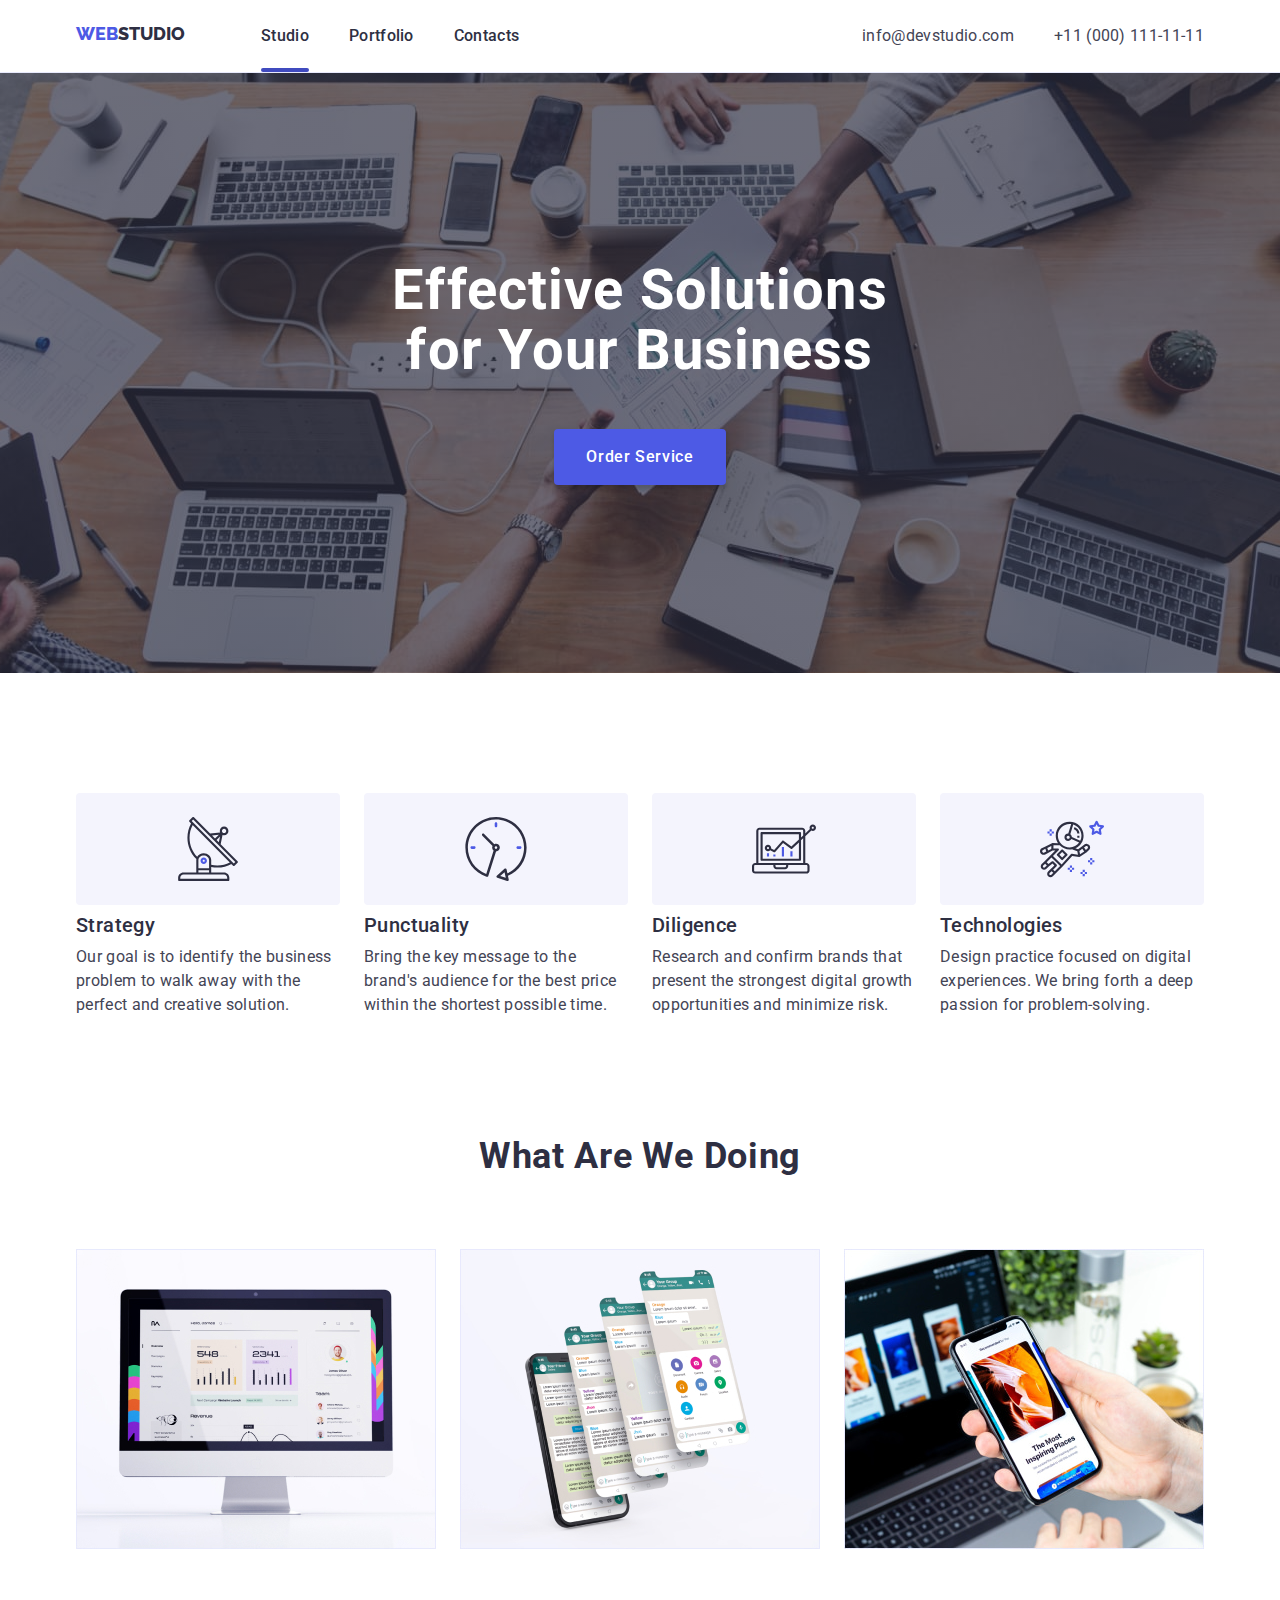
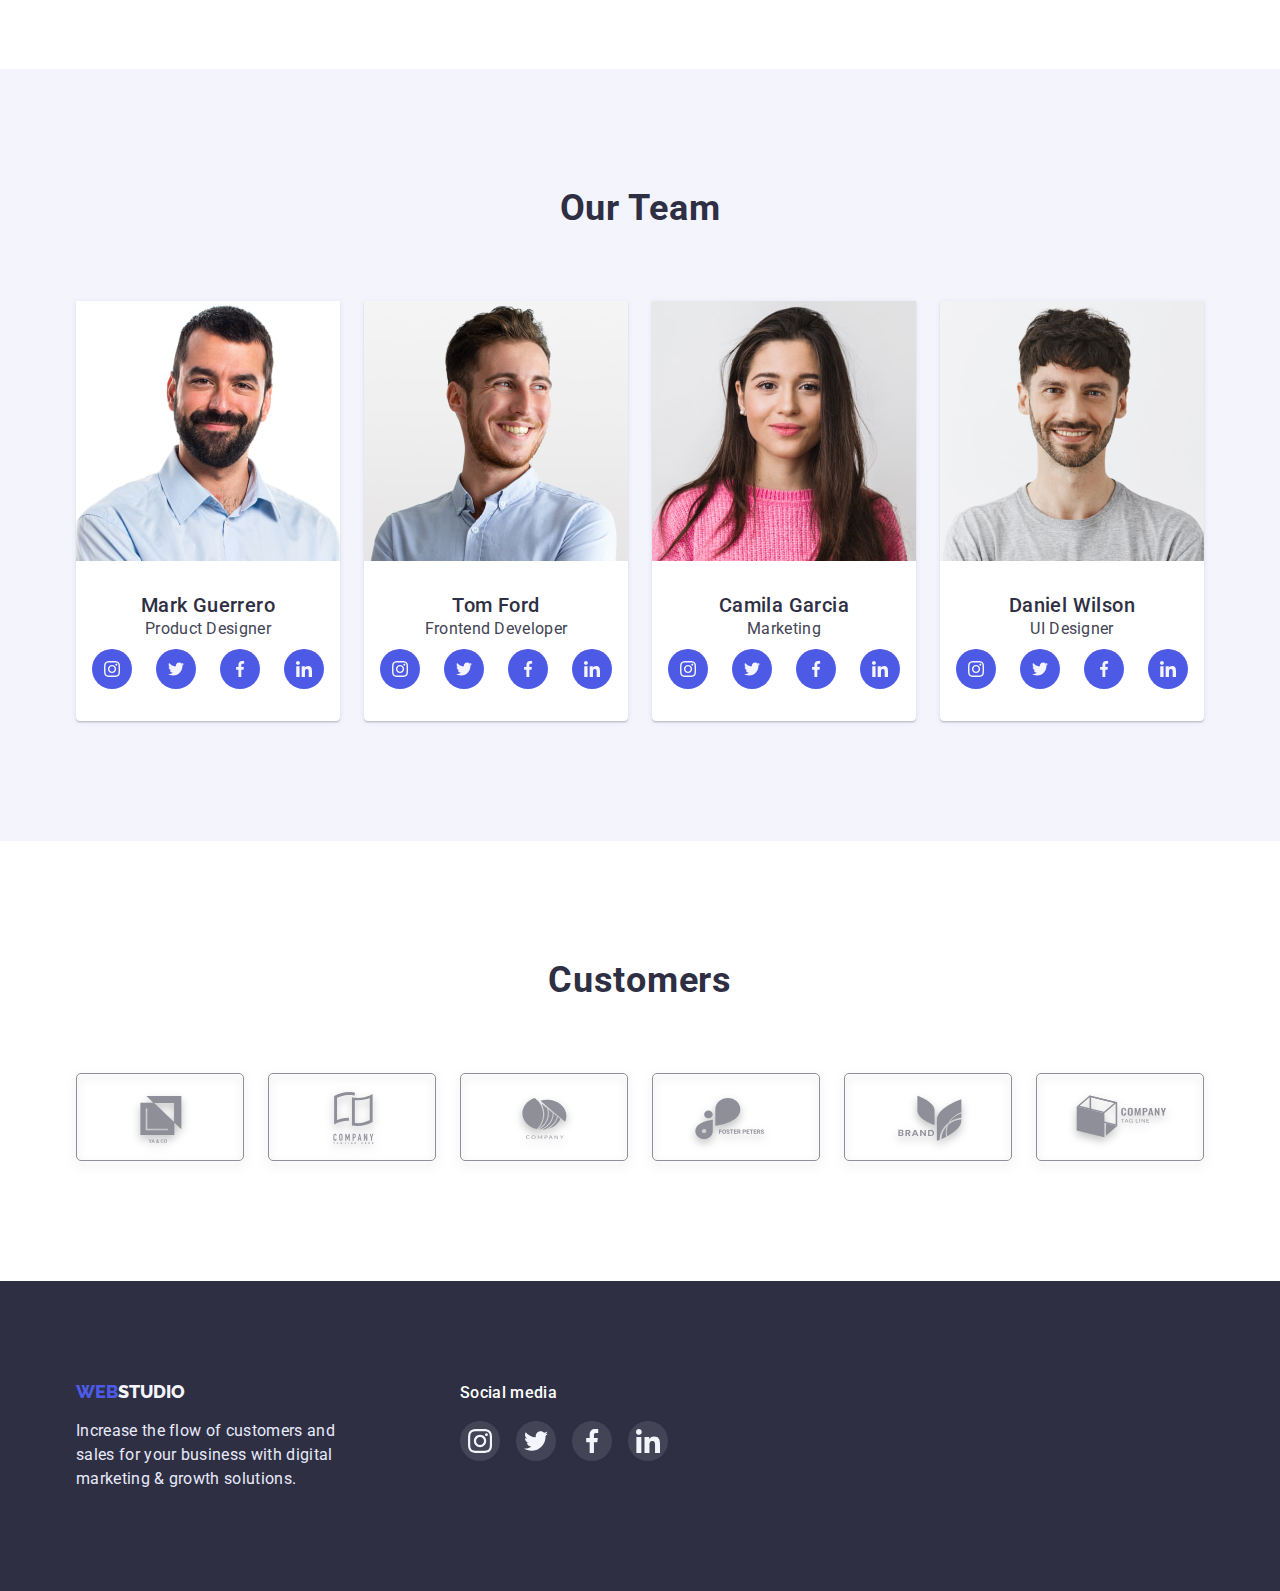
<file: index.html>
<!DOCTYPE html>
<html lang="en">
  <head>
    <title>WebStudio</title>
    <meta charset="UTF-8" />
    <link rel="preconnect" href="https://fonts.googleapis.com" />
    <link rel="preconnect" href="https://fonts.gstatic.com" crossorigin />
    <link
      href="https://fonts.googleapis.com/css2?family=Raleway:wght@800&family=Roboto:wght@400;500;700;900&display=swap"
      rel="stylesheet"
    />
    <link
      rel="stylesheet"
      href="https://cdn.jsdelivr.net/npm/modern-normalize@1.1.0/modern-normalize.min.css"
    />
    <link rel="stylesheet" href="./css/styles.css" />
  </head>
  <body>
    <!-- HEADER -->
    <header class="page-header">
      <div class="container page-header-container">
        <nav class="page-nav">
          <a class="logo link" href="./index.html"
            >Web<span class="logo-studio-dark">Studio</span></a
          >
          <ul class="menu">
            <li class="menu-item">
              <a class="menu-link current-link link" href="./index.html"
                >Studio</a
              >
            </li>
            <li class="menu-item">
              <a class="menu-link link" href="./portfolio.html">Portfolio</a>
            </li>
            <li class="menu-item">
              <a class="menu-link link" href="./contacts.html">Contacts</a>
            </li>
          </ul>
        </nav>
        <address class="page-address">
          <ul class="contacts">
            <li class="contacts-item">
              <a class="contact-link link" href="mailto:info@devstudio.com"
                >info@devstudio.com</a
              >
            </li>
            <li class="contacts-item">
              <a class="contact-link phone-link link" href="tel:+110001111111"
                >+11 (000) 111-11-11</a
              >
            </li>
          </ul>
        </address>
      </div>
    </header>
    <main>
      <!-- HERO -->
      <section class="hero">
        <div class="container">
          <div class="hero-container">
            <h1 class="hero-title">Effective Solutions for Your Business</h1>
            <button class="hero-button" type="button" data-modal-open>
              Order Service
            </button>
          </div>
        </div>
      </section>
      <!-- ADVANTAGES -->
      <section class="section-advantages section">
        <div class="container">
          <h2 class="section-title visually-hidden">advantages</h2>
          <ul class="advantages-list">
            <li class="advantages-list-item">
              <div class="advantages-icon-container">
                <svg class="advantages-icon" width="64" height="64">
                  <use href="./images/icons.svg#icon-antenna"></use>
                </svg>
              </div>
              <h3 class="title-text advantages-title">Strategy</h3>
              <p class="title-description">
                Our goal is to identify the business problem to walk away with
                the perfect and creative solution.
              </p>
            </li>
            <li class="advantages-list-item">
              <div class="advantages-icon-container">
                <svg class="advantages-icon" width="64" height="64">
                  <use href="./images/icons.svg#icon-clock"></use>
                </svg>
              </div>
              <h3 class="title-text advantages-title">Punctuality</h3>
              <p class="title-description">
                Bring the key message to the brand's audience for the best price
                within the shortest possible time.
              </p>
            </li>
            <li class="advantages-list-item">
              <div class="advantages-icon-container">
                <svg class="advantages-icon" width="64" height="64">
                  <use href="./images/icons.svg#icon-diagram"></use>
                </svg>
              </div>
              <h3 class="title-text advantages-title">Diligence</h3>
              <p class="title-description">
                Research and confirm brands that present the strongest digital
                growth opportunities and minimize risk.
              </p>
            </li>
            <li class="advantages-list-item">
              <div class="advantages-icon-container">
                <svg class="advantages-icon" width="64" height="64">
                  <use href="./images/icons.svg#icon-astronaut"></use>
                </svg>
              </div>
              <h3 class="title-text advantages-title">Technologies</h3>
              <p class="title-description">
                Design practice focused on digital experiences. We bring forth a
                deep passion for problem-solving.
              </p>
            </li>
          </ul>
        </div>
      </section>
      <!-- ACTIVITY -->
      <section class="section-activity">
        <div class="container">
          <h2 class="section-title">What are we doing</h2>
          <ul class="activity-list">
            <li class="activity-list-item">
              <img
                class="activity-image"
                src="./images/img1.jpg"
                alt="computer monitor"
                width="360"
              />
            </li>
            <li class="activity-list-item">
              <img
                class="activity-image"
                src="./images/img2.jpg"
                alt="phone screens"
                width="360"
              />
            </li>
            <li class="activity-list-item">
              <img
                class="activity-image"
                src="./images/img3.jpg"
                alt="phone in hand"
                width="360"
              />
            </li>
          </ul>
        </div>
      </section>
      <!-- TEAM -->
      <section class="section-team section">
        <div class="container">
          <h2 class="section-title">Our Team</h2>
          <ul class="team-list list">
            <li class="team-list-item">
              <img
                class="team-employee"
                src="./images/img4.jpg"
                alt="man"
                width="264"
              />
              <div class="team-member-description">
                <h3 class="title-text employee-name">Mark Guerrero</h3>
                <p class="title-description employee-proffesion">
                  Product Designer
                </p>
                <ul class="social-list-employee list">
                  <li class="social-list-employee-item">
                    <a
                      class="social-list-employee-link"
                      href="www.instagram.com"
                      aria-label="link for instagram"
                      target="_blank"
                      rel="noopener noreferrer"
                      ><svg class="social-icon-employee" width="16" height="16">
                        <use
                          href="./images/icons.svg#icon-instagram"
                        ></use></svg
                    ></a>
                  </li>
                  <li class="social-list-employee-item">
                    <a
                      class="social-list-employee-link"
                      href="www.twitter.com"
                      aria-label="link for twitter"
                      target="_blank"
                      rel="noopener noreferrer"
                      ><svg class="social-icon-employee" width="16" height="16">
                        <use href="./images/icons.svg#icon-twitter"></use></svg
                    ></a>
                  </li>
                  <li class="social-list-employee-item">
                    <a
                      class="social-list-employee-link"
                      href="www.facebook.com"
                      aria-label="link for facebook"
                      target="_blank"
                      rel="noopener noreferrer"
                      ><svg class="social-icon-employee" width="16" height="16">
                        <use href="./images/icons.svg#icon-facebook"></use></svg
                    ></a>
                  </li>
                  <li class="social-list-employee-item">
                    <a
                      class="social-list-employee-link"
                      href="https://www.linkedin.com/"
                      aria-label="link for linkedin"
                      target="_blank"
                      rel="noopener noreferrer"
                      ><svg class="social-icon-employee" width="16" height="16">
                        <use href="./images/icons.svg#icon-linkedin"></use></svg
                    ></a>
                  </li>
                </ul>
              </div>
            </li>
            <li class="team-list-item">
              <img
                class="team-employee"
                src="./images/img5.jpg"
                alt="man"
                width="264"
              />
              <div class="team-member-description">
                <h3 class="title-text employee-name">Tom Ford</h3>
                <p class="title-description employee-proffesion">
                  Frontend Developer
                </p>
                <ul class="social-list-employee list">
                  <li class="social-list-employee-item">
                    <a
                      class="social-list-employee-link"
                      href="www.instagram.com"
                      aria-label="link for instagram"
                      target="_blank"
                      rel="noopener noreferrer"
                      ><svg class="social-icon-employee" width="16" height="16">
                        <use
                          href="./images/icons.svg#icon-instagram"
                        ></use></svg
                    ></a>
                  </li>
                  <li class="social-list-employee-item">
                    <a
                      class="social-list-employee-link"
                      href="www.twitter.com"
                      aria-label="link for twitter"
                      target="_blank"
                      rel="noopener noreferrer"
                      ><svg class="social-icon-employee" width="16" height="16">
                        <use href="./images/icons.svg#icon-twitter"></use></svg
                    ></a>
                  </li>
                  <li class="social-list-employee-item">
                    <a
                      class="social-list-employee-link"
                      href="www.facebook.com"
                      aria-label="link for facebook"
                      target="_blank"
                      rel="noopener noreferrer"
                      ><svg class="social-icon-employee" width="16" height="16">
                        <use href="./images/icons.svg#icon-facebook"></use></svg
                    ></a>
                  </li>
                  <li class="social-list-employee-item">
                    <a
                      class="social-list-employee-link"
                      href="https://www.linkedin.com/"
                      aria-label="link for linkedin"
                      target="_blank"
                      rel="noopener noreferrer"
                      ><svg class="social-icon-employee" width="16" height="16">
                        <use href="./images/icons.svg#icon-linkedin"></use></svg
                    ></a>
                  </li>
                </ul>
              </div>
            </li>
            <li class="team-list-item">
              <img
                class="team-employee"
                src="./images/img6.jpg"
                alt="girl"
                width="264"
              />
              <div class="team-member-description">
                <h3 class="title-text employee-name">Camila Garcia</h3>
                <p class="title-description employee-proffesion">Marketing</p>
                <ul class="social-list-employee list">
                  <li class="social-list-employee-item">
                    <a
                      class="social-list-employee-link"
                      href="www.instagram.com"
                      aria-label="link for instagram"
                      target="_blank"
                      rel="noopener noreferrer"
                      ><svg class="social-icon-employee" width="16" height="16">
                        <use
                          href="./images/icons.svg#icon-instagram"
                        ></use></svg
                    ></a>
                  </li>
                  <li class="social-list-employee-item">
                    <a
                      class="social-list-employee-link"
                      href="www.twitter.com"
                      aria-label="link for twitter"
                      target="_blank"
                      rel="noopener noreferrer"
                      ><svg class="social-icon-employee" width="16" height="16">
                        <use href="./images/icons.svg#icon-twitter"></use></svg
                    ></a>
                  </li>
                  <li class="social-list-employee-item">
                    <a
                      class="social-list-employee-link"
                      href="www.facebook.com"
                      aria-label="link for facebook"
                      target="_blank"
                      rel="noopener noreferrer"
                      ><svg class="social-icon-employee" width="16" height="16">
                        <use href="./images/icons.svg#icon-facebook"></use></svg
                    ></a>
                  </li>
                  <li class="social-list-employee-item">
                    <a
                      class="social-list-employee-link"
                      href="https://www.linkedin.com/"
                      aria-label="link for linkedin"
                      target="_blank"
                      rel="noopener noreferrer"
                      ><svg class="social-icon-employee" width="16" height="16">
                        <use href="./images/icons.svg#icon-linkedin"></use></svg
                    ></a>
                  </li>
                </ul>
              </div>
            </li>
            <li class="team-list-item">
              <img
                class="team-employee"
                src="./images/img7.jpg"
                alt="man"
                width="264"
              />
              <div class="team-member-description">
                <h3 class="title-text employee-name">Daniel Wilson</h3>
                <p class="title-description employee-proffesion">UI Designer</p>
                <ul class="social-list-employee list">
                  <li class="social-list-employee-item">
                    <a
                      class="social-list-employee-link"
                      href="www.instagram.com"
                      aria-label="link for instagram"
                      target="_blank"
                      rel="noopener noreferrer"
                      ><svg class="social-icon-employee" width="16" height="16">
                        <use
                          href="./images/icons.svg#icon-instagram"
                        ></use></svg
                    ></a>
                  </li>
                  <li class="social-list-employee-item">
                    <a
                      class="social-list-employee-link"
                      href="www.twitter.com"
                      aria-label="link for twitter"
                      target="_blank"
                      rel="noopener noreferrer"
                      ><svg class="social-icon-employee" width="16" height="16">
                        <use href="./images/icons.svg#icon-twitter"></use></svg
                    ></a>
                  </li>
                  <li class="social-list-employee-item">
                    <a
                      class="social-list-employee-link"
                      href="www.facebook.com"
                      aria-label="link for facebook"
                      target="_blank"
                      rel="noopener noreferrer"
                      ><svg class="social-icon-employee" width="16" height="16">
                        <use href="./images/icons.svg#icon-facebook"></use></svg
                    ></a>
                  </li>
                  <li class="social-list-employee-item">
                    <a
                      class="social-list-employee-link"
                      href="https://www.linkedin.com/"
                      aria-label="link for linkedin"
                      target="_blank"
                      rel="noopener noreferrer"
                      ><svg class="social-icon-employee" width="16" height="16">
                        <use href="./images/icons.svg#icon-linkedin"></use></svg
                    ></a>
                  </li>
                </ul>
              </div>
            </li>
          </ul>
        </div>
      </section>
      <section class="section">
        <div class="container">
          <h2 class="section-title">Customers</h2>
          <ul class="customers-list">
            <li class="customer-list-item">
              <a
                class="customer-list-link"
                href="https://goit.global/ua/"
                aria-label="link to company"
                target="_blank"
                rel="noopener noreferrer"
                ><svg class="customer-icon" width="104" height="56">
                  <use href="./images/icons.svg#icon-logo-firtst"></use></svg
              ></a>
            </li>
            <li class="customer-list-item">
              <a
                class="customer-list-link"
                href="https://goit.global/ua/"
                aria-label="link to company"
                target="_blank"
                rel="noopener noreferrer"
                ><svg class="customer-icon" width="104" height="56">
                  <use href="./images/icons.svg#icon-logo-second"></use></svg
              ></a>
            </li>
            <li class="customer-list-item">
              <a
                class="customer-list-link"
                href="https://goit.global/ua/"
                aria-label="link to company"
                target="_blank"
                rel="noopener noreferrer"
                ><svg class="customer-icon" width="104" height="56">
                  <use href="./images/icons.svg#icon-logo-third"></use></svg
              ></a>
            </li>
            <li class="customer-list-item">
              <a
                class="customer-list-link"
                href="https://goit.global/ua/"
                aria-label="link to company"
                target="_blank"
                rel="noopener noreferrer"
                ><svg class="customer-icon" width="104" height="56">
                  <use href="./images/icons.svg#icon-logo-fourth"></use></svg
              ></a>
            </li>
            <li class="customer-list-item">
              <a
                class="customer-list-link"
                href="https://goit.global/ua/"
                aria-label="link to company"
                target="_blank"
                rel="noopener noreferrer"
                ><svg class="customer-icon" width="104" height="56">
                  <use href="./images/icons.svg#icon-logo-fifth"></use></svg
              ></a>
            </li>
            <li class="customer-list-item">
              <a
                class="customer-list-link"
                href="https://goit.global/ua/"
                aria-label="link to company"
                target="_blank"
                rel="noopener noreferrer"
                ><svg class="customer-icon" width="104" height="56">
                  <use href="./images/icons.svg#icon-logo-sixth"></use></svg
              ></a>
            </li>
          </ul>
        </div>
      </section>
    </main>
    <!-- FOOTER -->
    <footer class="page-footer">
      <div class="container footer-container-wrapp">
        <div class="footer-container">
          <a class="logo link" href="./index.html"
            >Web<span class="logo-studio-light">Studio</span></a
          >
          <p class="title-description title-description-light">
            Increase the flow of customers and sales for your business with
            digital marketing & growth solutions.
          </p>
        </div>
        <div class="footer-social-container">
          <p class="footer-social-title">Social media</p>
          <ul class="social-list">
            <li class="social-list-item">
              <a
                class="social-list-link"
                href="https://www.instagram.com/"
                aria-label="link for instagram"
                target="_blank"
                rel="noopener noreferrer"
                ><svg class="social-list-icon" width="24" height="24">
                  <use href="./images/icons.svg#icon-instagram"></use></svg
              ></a>
            </li>
            <li class="social-list-item">
              <a
                class="social-list-link"
                href="https://twitter.com/"
                aria-label="link for twitter"
                target="_blank"
                rel="noopener noreferrer"
                ><svg class="social-list-icon" width="24" height="24">
                  <use href="./images/icons.svg#icon-twitter"></use></svg
              ></a>
            </li>
            <li class="social-list-item">
              <a
                class="social-list-link"
                href="https://www.facebook.com/"
                aria-label="link for facebook"
                target="_blank"
                rel="noopener noreferrer"
                ><svg class="social-list-icon" width="24" height="24">
                  <use href="./images/icons.svg#icon-facebook"></use></svg
              ></a>
            </li>
            <li class="social-list-item">
              <a
                class="social-list-link"
                href="https://www.linkedin.com/"
                aria-label="link for linkedin"
                target="_blank"
                rel="noopener noreferrer"
                ><svg class="social-list-icon" width="24" height="24">
                  <use href="./images/icons.svg#icon-linkedin"></use></svg
              ></a>
            </li>
          </ul>
        </div>
      </div>
    </footer>
    <div class="backdrop is-hidden" data-modal>
      <div class="modal">
        <button class="btn-modal-close" type="button" data-modal-close>
          <svg class="modal-close-icon" width="8" height="8">
            <use href="./images/icons.svg#icon-modal-close"></use>
          </svg>
        </button>
        <form class="modal-form">
          <p class="modal-from-title">
            Leave your contacts and we will call you back
          </p>
        </form>
      </div>
    </div>
    <script src="./js/modal.js"></script>
  </body>
</html>
</file>
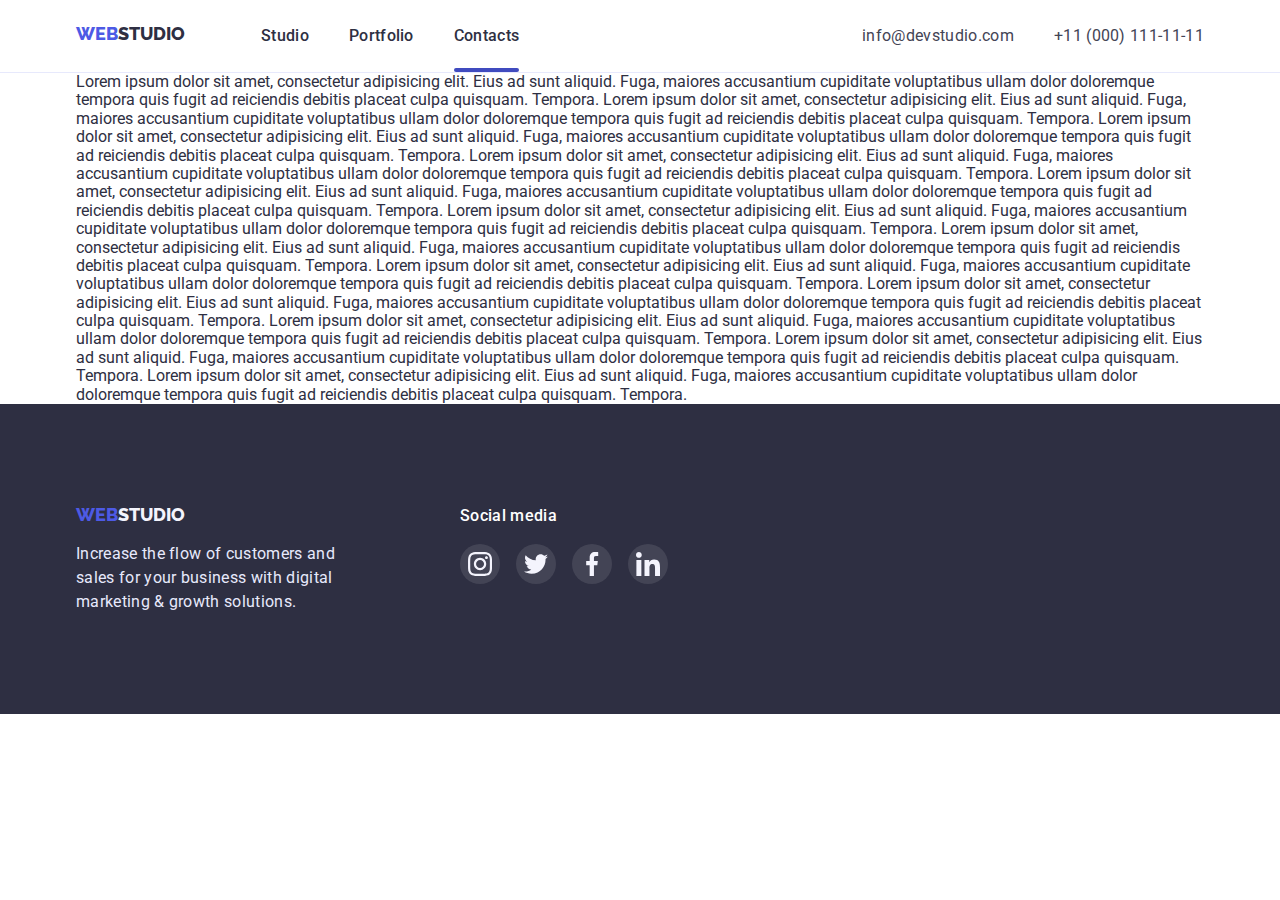
<file: contacts.html>
<!DOCTYPE html>
<html lang="en">
  <head>
    <title>Contacts</title>
    <meta charset="UTF-8" />
    <link rel="preconnect" href="https://fonts.googleapis.com" />
    <link rel="preconnect" href="https://fonts.gstatic.com" crossorigin />
    <link
      href="https://fonts.googleapis.com/css2?family=Raleway:wght@800&family=Roboto:wght@400;500;700;900&display=swap"
      rel="stylesheet"
    />
    <link
      rel="stylesheet"
      href="https://cdn.jsdelivr.net/npm/modern-normalize@1.1.0/modern-normalize.min.css"
    />
    <link rel="stylesheet" href="./css/styles.css" />
  </head>
  <body>
    <!-- HEADER -->
    <header class="page-header">
      <div class="container page-header-container">
        <nav class="page-nav">
          <a class="logo link" href="./index.html"
            >Web<span class="logo-studio-dark">Studio</span></a
          >
          <ul class="menu list">
            <li class="menu-item">
              <a class="menu-link link" href="./index.html">Studio</a>
            </li>
            <li class="menu-item">
              <a class="menu-link link" href="./portfolio.html">Portfolio</a>
            </li>
            <li class="menu-item">
              <a class="menu-link current-link link" href="./contacts.html"
                >Contacts</a
              >
            </li>
          </ul>
        </nav>
        <address class="page-address">
          <ul class="contacts list">
            <li class="contacts-item">
              <a class="contact-link link" href="mailto:info@devstudio.com"
                >info@devstudio.com</a
              >
            </li>
            <li class="contacts-item">
              <a class="contact-link phone-link link" href="tel:+110001111111"
                >+11 (000) 111-11-11</a
              >
            </li>
          </ul>
        </address>
      </div>
    </header>
    <main>
      <div class="container">
        <p>
          Lorem ipsum dolor sit amet, consectetur adipisicing elit. Eius ad sunt
          aliquid. Fuga, maiores accusantium cupiditate voluptatibus ullam dolor
          doloremque tempora quis fugit ad reiciendis debitis placeat culpa
          quisquam. Tempora. Lorem ipsum dolor sit amet, consectetur adipisicing
          elit. Eius ad sunt aliquid. Fuga, maiores accusantium cupiditate
          voluptatibus ullam dolor doloremque tempora quis fugit ad reiciendis
          debitis placeat culpa quisquam. Tempora. Lorem ipsum dolor sit amet,
          consectetur adipisicing elit. Eius ad sunt aliquid. Fuga, maiores
          accusantium cupiditate voluptatibus ullam dolor doloremque tempora
          quis fugit ad reiciendis debitis placeat culpa quisquam. Tempora.
          Lorem ipsum dolor sit amet, consectetur adipisicing elit. Eius ad sunt
          aliquid. Fuga, maiores accusantium cupiditate voluptatibus ullam dolor
          doloremque tempora quis fugit ad reiciendis debitis placeat culpa
          quisquam. Tempora. Lorem ipsum dolor sit amet, consectetur adipisicing
          elit. Eius ad sunt aliquid. Fuga, maiores accusantium cupiditate
          voluptatibus ullam dolor doloremque tempora quis fugit ad reiciendis
          debitis placeat culpa quisquam. Tempora. Lorem ipsum dolor sit amet,
          consectetur adipisicing elit. Eius ad sunt aliquid. Fuga, maiores
          accusantium cupiditate voluptatibus ullam dolor doloremque tempora
          quis fugit ad reiciendis debitis placeat culpa quisquam. Tempora.
          Lorem ipsum dolor sit amet, consectetur adipisicing elit. Eius ad sunt
          aliquid. Fuga, maiores accusantium cupiditate voluptatibus ullam dolor
          doloremque tempora quis fugit ad reiciendis debitis placeat culpa
          quisquam. Tempora. Lorem ipsum dolor sit amet, consectetur adipisicing
          elit. Eius ad sunt aliquid. Fuga, maiores accusantium cupiditate
          voluptatibus ullam dolor doloremque tempora quis fugit ad reiciendis
          debitis placeat culpa quisquam. Tempora. Lorem ipsum dolor sit amet,
          consectetur adipisicing elit. Eius ad sunt aliquid. Fuga, maiores
          accusantium cupiditate voluptatibus ullam dolor doloremque tempora
          quis fugit ad reiciendis debitis placeat culpa quisquam. Tempora.
          Lorem ipsum dolor sit amet, consectetur adipisicing elit. Eius ad sunt
          aliquid. Fuga, maiores accusantium cupiditate voluptatibus ullam dolor
          doloremque tempora quis fugit ad reiciendis debitis placeat culpa
          quisquam. Tempora. Lorem ipsum dolor sit amet, consectetur adipisicing
          elit. Eius ad sunt aliquid. Fuga, maiores accusantium cupiditate
          voluptatibus ullam dolor doloremque tempora quis fugit ad reiciendis
          debitis placeat culpa quisquam. Tempora. Lorem ipsum dolor sit amet,
          consectetur adipisicing elit. Eius ad sunt aliquid. Fuga, maiores
          accusantium cupiditate voluptatibus ullam dolor doloremque tempora
          quis fugit ad reiciendis debitis placeat culpa quisquam. Tempora.
        </p>
      </div>
    </main>
    <footer class="page-footer">
      <div class="container footer-container-wrapp">
        <div class="footer-container">
          <a class="logo link" href="./index.html"
            >Web<span class="logo-studio-light">Studio</span></a
          >
          <p class="title-description title-description-light">
            Increase the flow of customers and sales for your business with
            digital marketing & growth solutions.
          </p>
        </div>
        <div class="footer-social-container">
          <p class="footer-social-title">Social media</p>
          <ul class="social-list list">
            <li class="social-list-item">
              <a
                class="social-list-link"
                href="https://www.instagram.com/"
                aria-label="link for instagram"
                target="_blank"
                rel="noopener noreferrer"
                ><svg class="social-list-icon" width="24" height="24">
                  <use href="./images/icons.svg#icon-instagram"></use></svg
              ></a>
            </li>
            <li class="social-list-item">
              <a
                class="social-list-link"
                href="https://twitter.com/"
                aria-label="link for twitter"
                target="_blank"
                rel="noopener noreferrer"
                ><svg class="social-list-icon" width="24" height="24">
                  <use href="./images/icons.svg#icon-twitter"></use></svg
              ></a>
            </li>
            <li class="social-list-item">
              <a
                class="social-list-link"
                href="https://www.facebook.com/"
                aria-label="link for facebook"
                target="_blank"
                rel="noopener noreferrer"
                ><svg class="social-list-icon" width="24" height="24">
                  <use href="./images/icons.svg#icon-facebook"></use></svg
              ></a>
            </li>
            <li class="social-list-item">
              <a
                class="social-list-link"
                href="https://www.linkedin.com/"
                aria-label="link for linkedin"
                target="_blank"
                rel="noopener noreferrer"
                ><svg class="social-list-icon" width="24" height="24">
                  <use href="./images/icons.svg#icon-linkedin"></use></svg
              ></a>
            </li>
          </ul>
        </div>
      </div>
    </footer>
  </body>
</html>
</file>
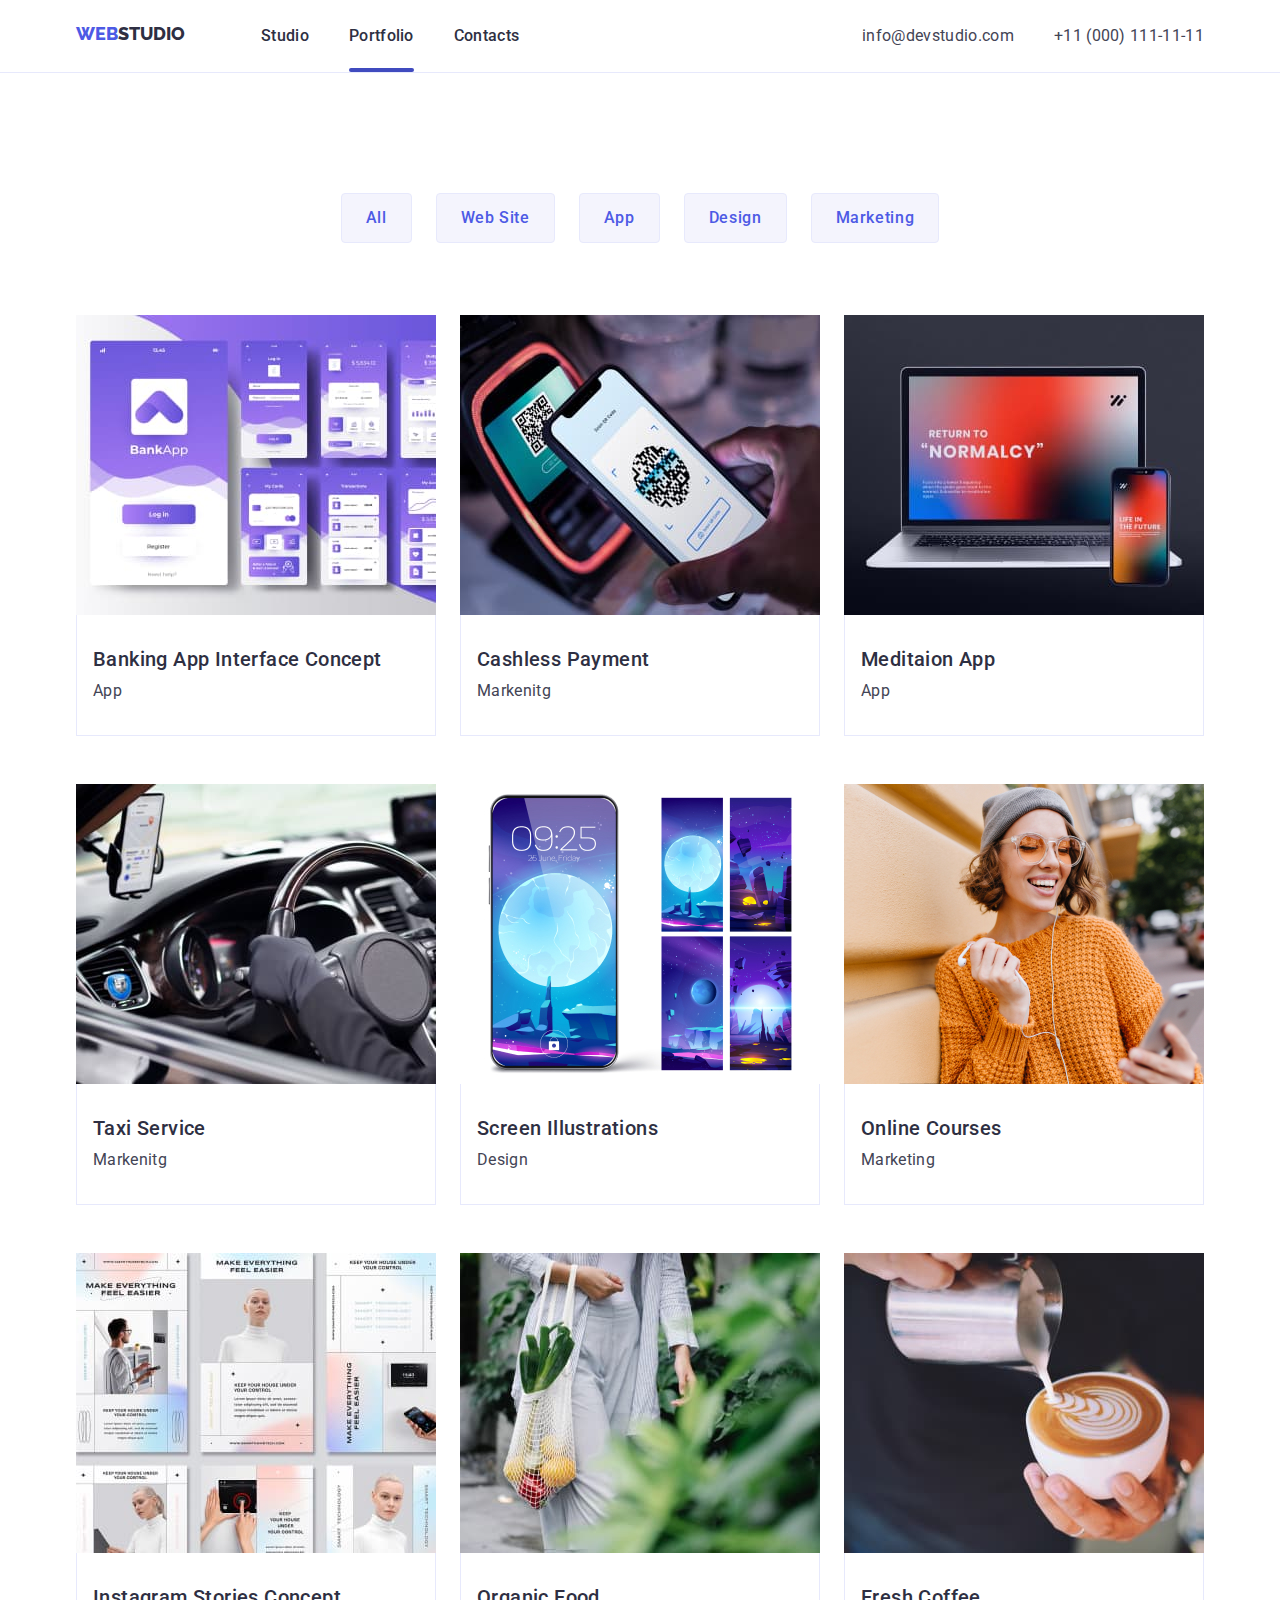
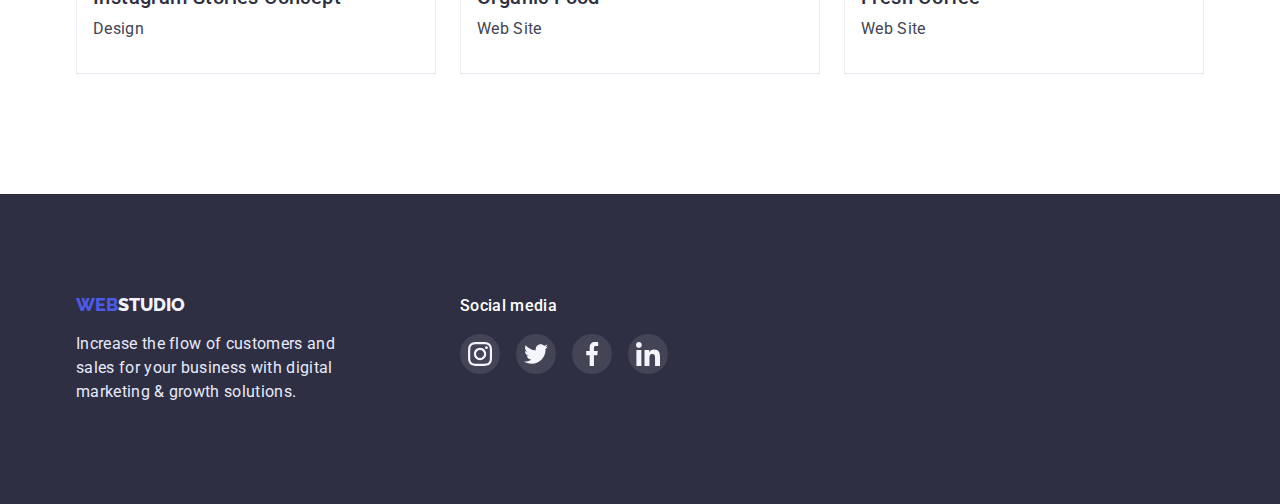
<file: portfolio.html>
<!DOCTYPE html>
<html lang="en">
  <head>
    <meta charset="UTF-8" />
    <meta http-equiv="X-UA-Compatible" content="IE=edge" />
    <meta name="viewport" content="width=device-width, initial-scale=1.0" />
    <title>Portfolio</title>
    <link rel="preconnect" href="https://fonts.googleapis.com" />
    <link rel="preconnect" href="https://fonts.gstatic.com" crossorigin />
    <link
      href="https://fonts.googleapis.com/css2?family=Raleway:wght@800&family=Roboto:wght@400;500;700;900&display=swap"
      rel="stylesheet"
    />
    <link
      rel="stylesheet"
      href="https://cdn.jsdelivr.net/npm/modern-normalize@1.1.0/modern-normalize.min.css"
    />
    <link rel="stylesheet" href="./css/styles.css" />
  </head>
  <body>
    <!-- HEADER -->
    <header class="page-header">
      <div class="container page-header-container">
        <nav class="page-nav">
          <a class="logo link" href="./index.html"
            >Web<span class="logo-studio-dark">Studio</span></a
          >
          <ul class="menu">
            <li class="menu-item">
              <a class="menu-link link" href="./index.html">Studio</a>
            </li>
            <li class="menu-item">
              <a class="menu-link current-link link" href="./portfolio.html"
                >Portfolio</a
              >
            </li>
            <li class="menu-item">
              <a class="menu-link link" href="./contacts.html">Contacts</a>
            </li>
          </ul>
        </nav>
        <address class="page-address">
          <ul class="contacts">
            <li class="contacts-item">
              <a class="contact-link link" href="mailto:info@devstudio.com"
                >info@devstudio.com</a
              >
            </li>
            <li class="contacts-item">
              <a class="contact-link phone-link link" href="tel:+110001111111"
                >+11 (000) 111-11-11</a
              >
            </li>
          </ul>
        </address>
      </div>
    </header>
    <main>
      <!-- FILTER-BUTTONS -->
      <section class="section">
        <h1 class="visually-hidden">Portfolio</h1>
        <div class="container">
          <ul class="filter-buttons-list">
            <li class="filter-buttons-item distance">
              <button class="filter-button" type="button">All</button>
            </li>
            <li class="filter-buttons-item distance">
              <button class="filter-button" type="button">Web Site</button>
            </li>
            <li class="filter-buttons-item distance">
              <button class="filter-button" type="button">App</button>
            </li>
            <li class="filter-buttons-item distance">
              <button class="filter-button" type="button">Design</button>
            </li>
            <li class="filter-buttons-item distance">
              <button class="filter-button" type="button">Marketing</button>
            </li>
          </ul>
          <!-- ===== CARDS ===== -->
          <ul class="portfolio-list">
            <li class="portfolio-list-item">
              <a class="portfolio-link link" href="#">
                <div class="portfolio-list-box">
                  <img
                    class="portfolio-image"
                    src="./images/portfolio/banking-app-interface.jpg"
                    alt="Banking app interface"
                    width="360"
                    height="300"
                  />
                  <p class="portfolio-image-text">
                    14 Stylish and User-Friendly App Design Concepts · Task
                    Manager App · Calorie Tracker App · Exotic Fruit Ecommerce
                    App · Cloud Storage App
                  </p>
                </div>
                <div class="portfolio-card-description">
                  <h3 class="title-text portfolio-name">
                    Banking App Interface Concept
                  </h3>
                  <p class="title-description">App</p>
                </div>
              </a>
            </li>
            <li class="portfolio-list-item">
              <a class="portfolio-link link" href="#">
                <div class="portfolio-list-box">
                  <img
                    class="portfolio-image"
                    src="./images/portfolio/cashless-payment.jpg"
                    alt="Cashless payment"
                    width="360"
                    height="300"
                  />
                  <p class="portfolio-image-text">
                    14 Stylish and User-Friendly App Design Concepts · Task
                    Manager App · Calorie Tracker App · Exotic Fruit Ecommerce
                    App · Cloud Storage App
                  </p>
                </div>
                <div class="portfolio-card-description">
                  <h3 class="title-text portfolio-name">Cashless Payment</h3>
                  <p class="title-description">Markenitg</p>
                </div>
              </a>
            </li>
            <li class="portfolio-list-item">
              <a class="portfolio-link link" href="#">
                <div class="portfolio-list-box">
                  <img
                    class="portfolio-image"
                    src="./images/portfolio/meditation-app.jpg"
                    alt="Meditation app"
                    width="360"
                    height="300"
                  />
                  <p class="portfolio-image-text">
                    14 Stylish and User-Friendly App Design Concepts · Task
                    Manager App · Calorie Tracker App · Exotic Fruit Ecommerce
                    App · Cloud Storage App
                  </p>
                </div>
                <div class="portfolio-card-description">
                  <h3 class="title-text portfolio-name">Meditaion App</h3>
                  <p class="title-description">App</p>
                </div>
              </a>
            </li>
            <li class="portfolio-list-item">
              <a class="portfolio-link link" href="#">
                <div class="portfolio-list-box">
                  <img
                    class="portfolio-image"
                    src="./images/portfolio/taxi-service.jpg"
                    alt="Taxi service"
                    width="360"
                    height="300"
                  />
                  <p class="portfolio-image-text">
                    14 Stylish and User-Friendly App Design Concepts · Task
                    Manager App · Calorie Tracker App · Exotic Fruit Ecommerce
                    App · Cloud Storage App
                  </p>
                </div>
                <div class="portfolio-card-description">
                  <h3 class="title-text portfolio-name">Taxi Service</h3>
                  <p class="title-description">Markenitg</p>
                </div>
              </a>
            </li>
            <li class="portfolio-list-item">
              <a class="portfolio-link link" href="#">
                <div class="portfolio-list-box">
                  <img
                    class="portfolio-image"
                    src="./images/portfolio/screen-illustrations.jpg"
                    alt="Screen Illustrations"
                    width="360"
                    height="300"
                  />
                  <p class="portfolio-image-text">
                    14 Stylish and User-Friendly App Design Concepts · Task
                    Manager App · Calorie Tracker App · Exotic Fruit Ecommerce
                    App · Cloud Storage App
                  </p>
                </div>
                <div class="portfolio-card-description">
                  <h3 class="title-text portfolio-name">
                    Screen Illustrations
                  </h3>
                  <p class="title-description">Design</p>
                </div>
              </a>
            </li>
            <li class="portfolio-list-item">
              <a class="portfolio-link link" href="#">
                <div class="portfolio-list-box">
                  <img
                    class="portfolio-image"
                    src="./images/portfolio/online-courses.jpg"
                    alt="Online courses"
                    width="360"
                    height="300"
                  />
                  <p class="portfolio-image-text">
                    14 Stylish and User-Friendly App Design Concepts · Task
                    Manager App · Calorie Tracker App · Exotic Fruit Ecommerce
                    App · Cloud Storage App
                  </p>
                </div>
                <div class="portfolio-card-description">
                  <h3 class="title-text portfolio-name">Online Courses</h3>
                  <p class="title-description">Marketing</p>
                </div>
              </a>
            </li>
            <li class="portfolio-list-item">
              <a class="portfolio-link link" href="#">
                <div class="portfolio-list-box">
                  <img
                    class="portfolio-image"
                    src="./images/portfolio/instagram-stories-concept.jpg"
                    alt="Instagram stories concept"
                    width="360"
                    height="300"
                  />
                  <p class="portfolio-image-text">
                    14 Stylish and User-Friendly App Design Concepts · Task
                    Manager App · Calorie Tracker App · Exotic Fruit Ecommerce
                    App · Cloud Storage App
                  </p>
                </div>
                <div class="portfolio-card-description">
                  <h3 class="title-text portfolio-name">
                    Instagram Stories Concept
                  </h3>
                  <p class="title-description">Design</p>
                </div>
              </a>
            </li>
            <li class="portfolio-list-item">
              <a class="portfolio-link link" href="#">
                <div class="portfolio-list-box">
                  <img
                    class="portfolio-image"
                    src="./images/portfolio/organic-food.jpg"
                    alt="Organic food"
                    width="360"
                    height="300"
                  />
                  <p class="portfolio-image-text">
                    14 Stylish and User-Friendly App Design Concepts · Task
                    Manager App · Calorie Tracker App · Exotic Fruit Ecommerce
                    App · Cloud Storage App
                  </p>
                </div>
                <div class="portfolio-card-description">
                  <h3 class="title-text portfolio-name">Organic Food</h3>
                  <p class="title-description">Web Site</p>
                </div>
              </a>
            </li>
            <li class="portfolio-list-item">
              <a class="portfolio-link link" href="#">
                <div class="portfolio-list-box">
                  <img
                    class="portfolio-image"
                    src="./images/portfolio/fresh-coffee.jpg"
                    alt="Fresh coffee"
                    width="360"
                    height="300"
                  />
                  <p class="portfolio-image-text">
                    14 Stylish and User-Friendly App Design Concepts · Task
                    Manager App · Calorie Tracker App · Exotic Fruit Ecommerce
                    App · Cloud Storage App
                  </p>
                </div>
                <div class="portfolio-card-description">
                  <h3 class="title-text portfolio-name">Fresh Coffee</h3>
                  <p class="title-description">Web Site</p>
                </div>
              </a>
            </li>
          </ul>
        </div>
      </section>
    </main>
    <!-- FOOTER -->
    <footer class="page-footer">
      <div class="container footer-container-wrapp">
        <div class="footer-container">
          <a class="logo link" href="./index.html"
            >Web<span class="logo-studio-light">Studio</span></a
          >
          <p class="title-description title-description-light">
            Increase the flow of customers and sales for your business with
            digital marketing & growth solutions.
          </p>
        </div>
        <div class="footer-social-container">
          <p class="footer-social-title">Social media</p>
          <ul class="social-list">
            <li class="social-list-item">
              <a
                class="social-list-link"
                href="https://www.instagram.com/"
                aria-label="link for instagram"
                target="_blank"
                rel="noopener noreferrer"
                ><svg class="social-list-icon" width="24" height="24">
                  <use href="./images/icons.svg#icon-instagram"></use></svg
              ></a>
            </li>
            <li class="social-list-item">
              <a
                class="social-list-link"
                href="https://twitter.com/"
                aria-label="link for twitter"
                target="_blank"
                rel="noopener noreferrer"
                ><svg class="social-list-icon" width="24" height="24">
                  <use href="./images/icons.svg#icon-twitter"></use></svg
              ></a>
            </li>
            <li class="social-list-item">
              <a
                class="social-list-link"
                href="https://www.facebook.com/"
                aria-label="link for facebook"
                target="_blank"
                rel="noopener noreferrer"
                ><svg class="social-list-icon" width="24" height="24">
                  <use href="./images/icons.svg#icon-facebook"></use></svg
              ></a>
            </li>
            <li class="social-list-item">
              <a
                class="social-list-link"
                href="https://www.linkedin.com/"
                aria-label="link for linkedin"
                target="_blank"
                rel="noopener noreferrer"
                ><svg class="social-list-icon" width="24" height="24">
                  <use href="./images/icons.svg#icon-linkedin"></use></svg
              ></a>
            </li>
          </ul>
        </div>
      </div>
    </footer>
  </body>
</html>
</file>
<file: css/styles.css>
:root {
  --primary-font: "Roboto", sans-serif;
  --secondary-font: "Raleway", sans-serif;
  --primary-font-size: 16px;
  --btn-link-time: 250ms;
  --btn-link-cubic: cubic-bezier(0.4, 0, 0.2, 1);

  --primary-brand-color: #4d5ae5;
  --pressed-state-color: #404bbf;
  --dark-color: #2e2f42;
  --success-color: #31d0aa;
  --text-color: #434455;
  --subtle-text-color: #8e8f99;
  --accent-color: #e7e9fc;
  --light-color: #f4f4fd;
  --modal-overlay-color: #2e2f42;
  --hero-background-color: #2e2f42;
  --hero-title-color: #ffffff;
  --white-background-color: #ffffff;
  --modal-background: #fcfcfc;
  --header-shadow-color: #e7e9fc;
  --green-hover-color: #31d0aa;
}

h1,
h2,
h3,
h4,
p {
  margin-top: 0;
  margin-bottom: 0;
}

ul,
ol {
  margin: 0;
  padding: 0;
  list-style: none;
}

img {
  display: block;
  max-width: 100%;
  height: auto;
}

button {
  border: none;
  cursor: pointer;
  font-family: inherit;
  padding: 0;
  background-color: transparent;
}

body {
  font-family: var(--primary-font);
  color: var(--dark-color);
  background-color: var(--white-background-color);
}

address {
  font-style: inherit;
}

.list {
  list-style: none;
}

.link {
  text-decoration: none;
  color: inherit;
}

.container {
  max-width: 1158px;
  margin-left: auto;
  margin-right: auto;
  padding-right: 15px;
  padding-left: 15px;
}

.section {
  padding-top: 120px;
  padding-bottom: 120px;
}

.is-hidden {
  visibility: hidden;
  pointer-events: none;
  opacity: 0;
}

/* ================= COMPONENTS ================= */

.logo {
  font-family: var(--secondary-font);
  font-weight: 800;
  font-size: 18px;
  line-height: 1.16;
  text-transform: uppercase;
  color: var(--primary-brand-color);
  margin-right: 76px;
}

.logo-studio-dark {
  color: var(--modal-overlay-color);
}

.logo-studio-light {
  color: var(--light-color);
}

.section-title {
  font-weight: 700;
  font-size: 36px;
  line-height: 1.11;
  text-align: center;
  letter-spacing: 0.02em;
  text-transform: capitalize;
  color: var(--dark-color);
  margin-bottom: 72px;
}

.title-text {
  font-weight: 500;
  font-size: 20px;
  line-height: 1.2;
  letter-spacing: 0.02em;
  color: var(--dark-color);
}

.title-description {
  font-size: var(--primary-font-size);
  line-height: 1.5;
  letter-spacing: 0.02em;
  color: var(--text-color);
}

.distance:not(:last-child) {
  margin-right: 24px;
}

.visually-hidden {
  position: absolute;
  width: 1px;
  height: 1px;
  margin: -1px;
  border: 0;
  padding: 0;
  white-space: nowrap;
  clip-path: inset(100%);
  clip: rect(0 0 0 0);
  overflow: hidden;
}
/* ================= /COMPONENTS ================= */

/* =================== HEADER =================== */
.page-header {
  padding-top: 24px;
  padding-bottom: 24px;
  border-bottom: 1px solid var(--header-shadow-color);
}

.page-header-container {
  display: flex;
  align-items: center;
  justify-content: space-between;
}

.page-nav {
  display: flex;
}

.contacts {
  display: flex;
  align-items: center;
}

.phone-link {
  margin-left: 40px;
}

.menu {
  display: flex;
  align-items: center;
}

.menu-item:not(:last-child) {
  margin-right: 40px;
}

.menu-link {
  font-weight: 500;
  font-size: var(--primary-font-size);
  line-height: 1.5;
  letter-spacing: 0.02em;
  color: var(--dark-color);
  position: relative;
  transition: color var(--btn-link-time) var(--btn-link-cubic);
}

.menu-link:hover,
.menu-link:focus {
  color: var(--pressed-state-color);
}

.menu-link::after {
  display: block;
  position: absolute;
  left: 0;
  width: 0;
  height: 4px;
  background-color: var(--pressed-state-color);
  border-radius: 2px;
  content: "";
  margin-top: 20px;
  transition: width var(--btn-link-time) var(--btn-link-cubic);
}

.menu-link:hover:after,
.menu-link:focus:after {
  width: 100%;
}

.current-link::after {
  display: block;
  position: absolute;
  left: 0;
  width: 100%;
  height: 4px;
  background-color: var(--pressed-state-color);
  border-radius: 2px;
  content: "";
  margin-top: 20px;
}

.contact-link {
  font-style: normal;
  font-size: var(--primary-font-size);
  line-height: 1.5;
  letter-spacing: 0.02em;
  color: var(--text-color);
  transition: color var(--btn-link-time) var(--btn-link-cubic);
}

.contact-link:hover,
.contact-link:focus {
  color: var(--pressed-state-color);
}

/* =================== /HEADER =================== */

/* ===================== HERO ==================== */
.hero {
  padding-top: 188px;
  padding-bottom: 188px;
  display: flex;
  justify-content: center;
  align-items: center;
  background-color: var(--hero-background-color);
  background-image: linear-gradient(
      rgba(46, 47, 66, 0.7),
      rgba(46, 47, 66, 0.7)
    ),
    url("../images/hero-background.jpg");
  background-size: cover;
  background-repeat: no-repeat;
  background-position: center center;
  max-width: 1440px;
  margin: 0 auto;
}

.hero-container {
  max-width: 496px;
  display: flex;
  flex-direction: column;
  justify-content: center;
  align-items: center;
}

.hero-title {
  font-size: 56px;
  line-height: 1.07;
  letter-spacing: 0.02em;
  text-align: center;
  color: var(--white-background-color);
  margin-bottom: 48px;
}

.hero-button {
  padding-top: 16px;
  padding-bottom: 16px;
  padding-right: 32px;
  padding-left: 32px;
  font-weight: 500;
  font-size: var(--primary-font-size);
  line-height: 1.5;
  letter-spacing: 0.04em;
  color: var(--white-background-color);
  background-color: var(--primary-brand-color);
  box-shadow: 0px 4px 4px rgba(0, 0, 0, 0.15);
  border-radius: 4px;
  transition: background-color var(--btn-link-time) var(--btn-link-cubic),
    box-shadow var(--btn-link-time) var(--btn-link-cubic);
}

.hero-button:hover,
.hero-button:focus {
  background-color: var(--pressed-state-color);
}

/* ===================== /HERO ==================== */

/* =================== ADVANTAGES =================== */

.advantages-icon-container {
  display: flex;
  align-items: center;
  justify-content: center;
  background-color: var(--light-color);
  border-radius: 4px;
  width: 264px;
  height: 112px;
  margin-bottom: 8px;
}

.advantages-list {
  display: flex;
  gap: 24px;
}

.advantages-list-item {
  flex-basis: calc((100%-3 * 24px) / 4);
}

.advantages-title {
  margin-bottom: 8px;
}

/* =================== /ADVANTAGES =================== */

/* =================== ACTIVITY =================== */
.section-activity {
  padding-bottom: 120px;
}

.activity-list {
  display: flex;
  gap: 24px;
}

.activity-list-item {
  flex-basis: calc((100%-2 * 24px) / 3);
}
/* =================== /ACTIVITY =================== */

/* =================== TEAM =================== */
.section-team {
  background-color: var(--light-color);
}

.team-list {
  display: flex;
  gap: 24px;
}

.team-list-item {
  flex-basis: calc((100%-3 * 24px) / 4);
  background-color: var(--hero-title-color);
  box-shadow: 0px 1px 6px rgba(46, 47, 66, 0.08),
    0px 1px 1px rgba(46, 47, 66, 0.16), 0px 2px 1px rgba(46, 47, 66, 0.08);
  border-radius: 0px 0px 4px 4px;
}

.team-member-description {
  padding: 32px 16px;
  display: flex;
  flex-direction: column;
  justify-content: center;
  align-items: center;
}

.social-list-employee {
  display: flex;
  margin-top: 8px;
  gap: 24px;
}

.social-list-employee-item {
  flex-basis: calc((100% - 3 * 24px) / 4);
}

.social-list-employee-link {
  width: 40px;
  height: 40px;
  border-radius: 50%;
  display: flex;
  justify-content: center;
  align-items: center;
  background-color: var(--primary-brand-color);
  transition: background-color var(--btn-link-time) var(--btn-link-cubic);
}

.social-icon-employee {
  fill: var(--light-color);
}

.social-list-employee-link:hover,
.social-list-employee-link:focus {
  background-color: var(--pressed-state-color);
}
/* =================== /TEAM =================== */

/* ===================CUSTOMER======================= */
.customers-list {
  display: flex;
  justify-content: center;
  align-items: center;
  gap: 24px;
}

.customer-list-item {
  flex-basis: calc((100% - 5 * 24px) / 6);
}

.customer-list-link {
  width: 168px;
  height: 88px;
  border: 1px solid var(--subtle-text-color);
  border-radius: 5px;
  display: flex;
  align-items: center;
  justify-content: center;
  filter: drop-shadow(0px 4px 4px rgba(0, 0, 0, 0.25));
}

.customer-icon {
  fill: var(--subtle-text-color);
}

.customer-list-link:hover .customer-icon {
  fill: var(--pressed-state-color);
}

.customer-list-link:hover {
  border-color: 1px solid var(--pressed-state-color);
}
.customer-list-link:focus .customer-icon {
  fill: var(--pressed-state-color);
}

.customer-list-link:focus {
  border-color: 1px solid var(--pressed-state-color);
}

.customer-list-link:hover .customer-icon {
  transition: fill var(--btn-link-time) var(--btn-link-cubic);
}

.customer-list-link:focus .customer-icon {
  transition: border-color var(--btn-link-time) var(--btn-link-cubic);
}

.customer-list-link:hover {
  transition: border-color var(--btn-link-time) var(--btn-link-cubic);
}

.customer-list-link:focus {
  transition: fill var(--btn-link-time) var(--btn-link-cubic);
}
/*=================== /CUSTOMER=================== */

/* =================== FOOTER =================== */
.page-footer {
  background-color: var(--dark-color);
  padding-top: 100px;
  padding-bottom: 100px;
}

.footer-container {
  max-width: 264px;
  display: flex;
  flex-direction: column;
  margin-right: 120px;
}

.title-description-light {
  margin-top: 16px;
  color: var(--accent-color);
}

.footer-container-wrapp {
  display: flex;
  align-items: baseline;
}

.footer-social-title {
  font-weight: 500;
  font-size: var(--primary-font-size);
  line-height: 1.5;
  letter-spacing: 0.02em;
  color: var(--hero-title-color);
  margin-bottom: 16px;
}

.social-list {
  display: flex;
  gap: 16px;
}

.social-list-item {
  flex-basis: calc((100% - 3 * 16px) / 4);
}

.social-list-link {
  width: 40px;
  height: 40px;
  border-radius: 50%;
  display: flex;
  align-items: center;
  justify-content: center;
  background-color: rgba(255, 255, 255, 0.1);
  transition: background-color var(--btn-link-time) var(--btn-link-cubic);
}

.social-list-icon {
  fill: var(--light-color);
}

.social-list-link:hover,
.social-list-link:focus {
  background-color: var(--green-hover-color);
}

/* =================== /FOOTER =================== */

/* ----------------PORTFOLIO.HTML --------------*/
.filter-button {
  padding: 12px 24px;
  font-weight: 500;
  font-size: 16px;
  line-height: 1.5;
  letter-spacing: 0.04em;
  color: var(--primary-brand-color);
  background-color: var(--light-color);
  border: 1px solid var(--accent-color);
  border-radius: 4px;
  transition: background-color var(--btn-link-time) var(--btn-link-cubic),
    color var(--btn-link-time) var(--btn-link-cubic),
    box-shadow var(--btn-link-time) var(--btn-link-cubic);
}

.filter-button:hover,
.filter-button:focus {
  background-color: var(--pressed-state-color);
  color: var(--hero-title-color);
  box-shadow: 0px 3px 1px rgba(0, 0, 0, 0.1), 0px 2px 1px rgba(0, 0, 0, 0.08),
    0px 2px 2px rgba(0, 0, 0, 0.12);
  border-radius: 4px;
}

.filter-buttons-list {
  display: flex;
  justify-content: center;
  margin-bottom: 72px;
}

.portfolio-list {
  display: flex;
  flex-wrap: wrap;
  gap: 48px 24px;
}

.portfolio-list-item {
  flex-basis: calc((100% - 2 * 24px) / 3);
}

.portfolio-card-description {
  display: flex;
  flex-direction: column;
  padding: 32px 0px 32px 16px;
  border: 1px solid var(--header-shadow-color);
  border-top: 0;
}

.portfolio-name {
  margin-bottom: 8px;
}

.portfolio-link {
  display: block;
  transition: box-shadow var(--btn-link-time) var(--btn-link-cubic);
}

.portfolio-link:hover,
.portfolio-link:focus {
  box-shadow: 0px 1px 6px rgba(46, 47, 66, 0.08),
    0px 1px 1px rgba(46, 47, 66, 0.16), 0px 2px 1px rgba(46, 47, 66, 0.08);
}

/* ======CARDSSSSS====== */
.portfolio-list-box {
  position: relative;
  overflow: hidden;
}

.portfolio-image-text {
  font-weight: 400;
  font-size: 16px;
  line-height: 24px;
  letter-spacing: 0.02em;
  background-color: var(--primary-brand-color);
  color: var(--light-color);
  padding: 40px 32px;
  position: absolute;
  top: 0;
  left: 0;
  height: 100%;
  transform: translateY(101%);
  transition: transform var(--btn-link-time) var(--btn-link-time);
}

.portfolio-link:hover .portfolio-image-text,
.portfolio-link:focus .portfolio-image-text {
  transform: translate(0%);
}

/* ===============MODAL ======*/
.backdrop {
  width: 100vw;
  height: 100vh;
  background-color: rgba(46, 47, 66, 0.4);
  position: fixed;
  top: 0;
  left: 0;
  transition: opacity 500ms linear, visibility 700ms linear;
}

.modal {
  width: 408px;
  height: 576px;
  border-radius: 4px;
  background-color: var(--modal-background);
  position: absolute;
  top: 50%;
  left: 50%;
  transform: translate(-50%, -50%);
  box-shadow: 0px 1px 1px rgba(0, 0, 0, 0.14), 0px 1px 3px rgba(0, 0, 0, 0.12),
    0px 2px 1px rgba(0, 0, 0, 0.2);
}

.btn-modal-close {
  position: absolute;
  top: 24px;
  right: 24px;
  width: 24px;
  height: 24px;
  border-radius: 50%;
  background-color: #e7e9fc;
  border: 1px solid rgba(0, 0, 0, 0.1);
}

.modal-close-icon {
  fill: var(--dark-color);
  filter: drop-shadow(0px 4px 4px rgba(0, 0, 0, 0.25));
}

.modal-from {
  display: flex;
  flex-direction: column;
}

.modal-from-title {
  font-family: "Roboto";
  font-weight: 500;
  font-size: 16px;
  line-height: 1.5;
  text-align: center;
  letter-spacing: 0.02em;
  padding: 72px 24px 16px 24px;
}
</file>
